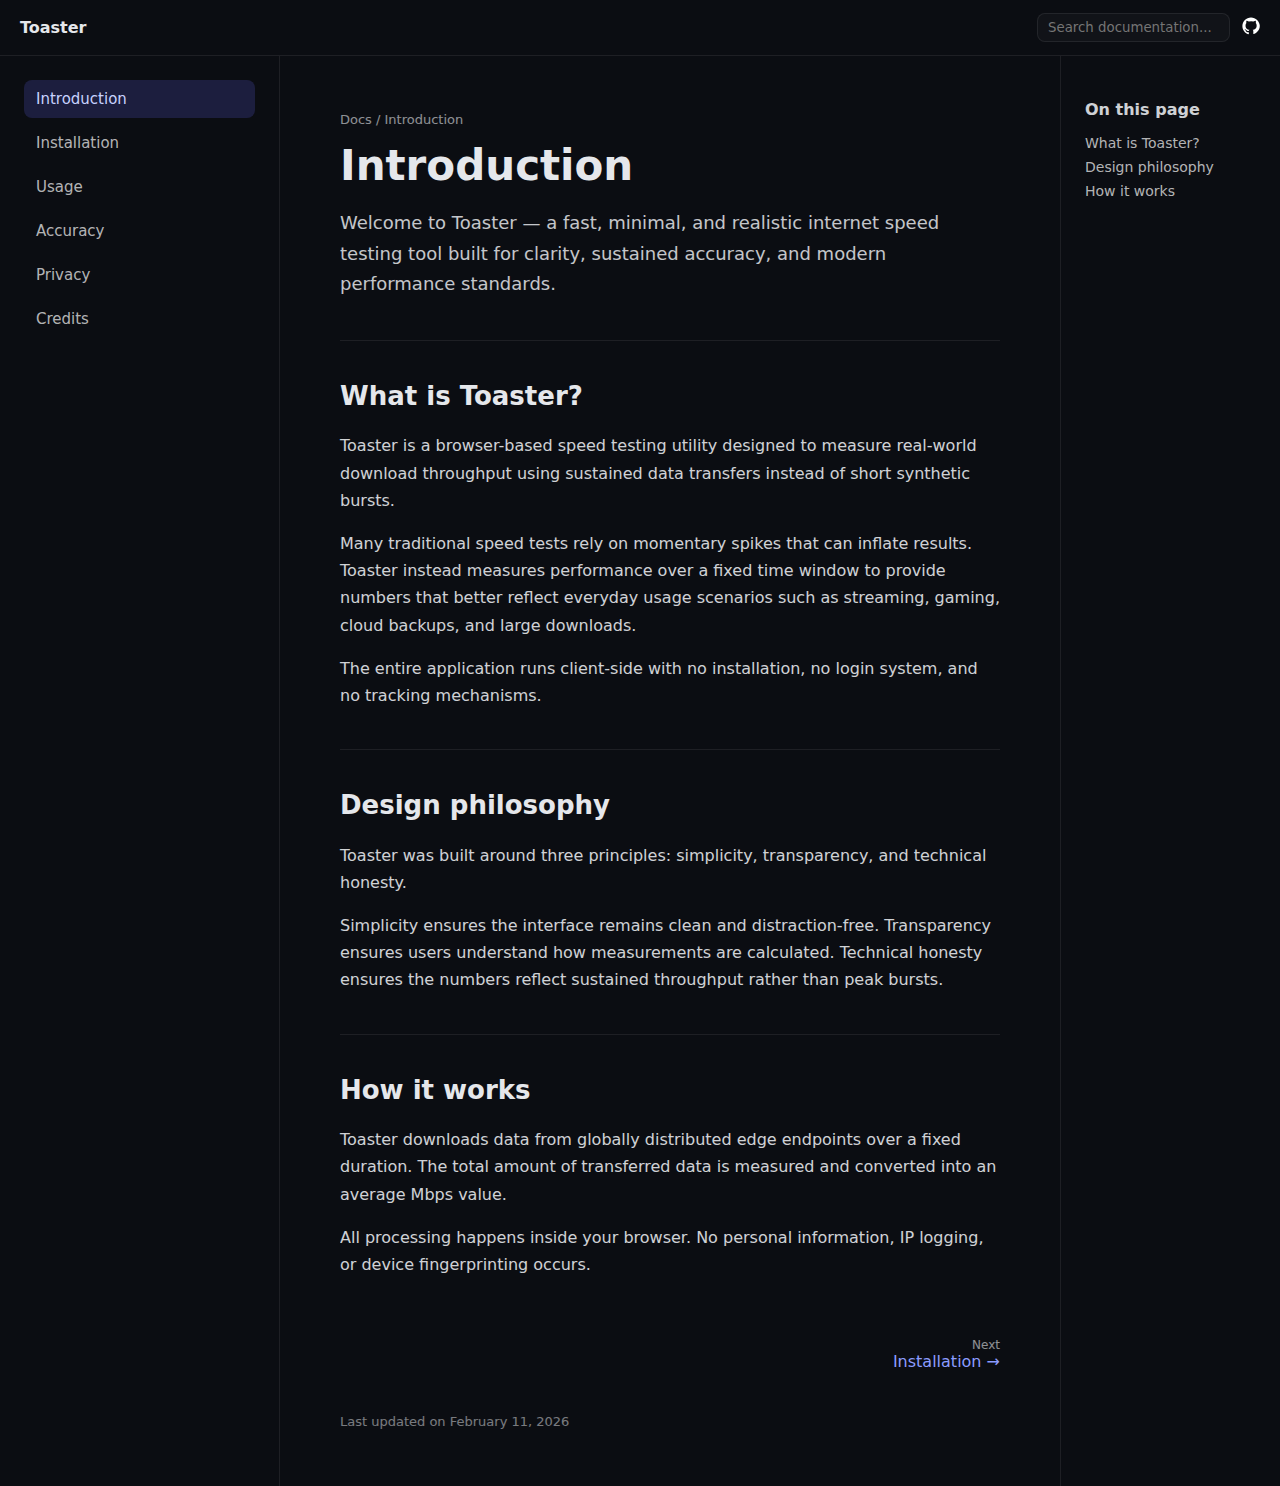
<file: docs/docs.html>
<!DOCTYPE html>
<html lang="en">
<head>
  <meta charset="UTF-8" />
  <title>Toaster Docs</title>
  <meta name="viewport" content="width=device-width, initial-scale=1.0" />
  <link rel="stylesheet" href="../src/docs.css" />
</head>
<body>

<header class="topbar">
  <div class="top-left">Toaster</div>

  <div class="top-right">
    <input class="search" placeholder="Search documentation..." />
    <a href="https://github.com/kebabmario/toaster" target="_blank" class="icon-btn" aria-label="GitHub">
  <svg width="18" height="18" viewBox="0 0 24 24" fill="currentColor">
    <path d="M12 .5C5.73.5.5 5.74.5 12.02c0 5.1 3.29 9.43 7.86 10.96.58.1.79-.25.79-.56v-2.17c-3.2.7-3.88-1.55-3.88-1.55-.53-1.36-1.29-1.72-1.29-1.72-1.05-.72.08-.7.08-.7 1.16.08 1.77 1.2 1.77 1.2 1.03 1.77 2.71 1.26 3.37.96.1-.75.4-1.26.73-1.55-2.55-.3-5.23-1.28-5.23-5.7 0-1.26.45-2.3 1.2-3.1-.12-.3-.52-1.52.11-3.17 0 0 .98-.32 3.2 1.18a11.1 11.1 0 0 1 5.83 0c2.22-1.5 3.2-1.18 3.2-1.18.63 1.65.23 2.87.11 3.17.75.8 1.2 1.84 1.2 3.1 0 4.43-2.69 5.4-5.25 5.69.41.36.78 1.06.78 2.15v3.19c0 .31.21.67.8.56 4.56-1.53 7.85-5.86 7.85-10.96C23.5 5.74 18.27.5 12 .5z"/>
  </svg>
</a>

  </div>
</header>

<div class="layout">

<aside class="sidebar">
  <a class="nav active" data-page="introduction">Introduction</a>
  <a class="nav" data-page="installation">Installation</a>
  <a class="nav" data-page="usage">Usage</a>
  <a class="nav" data-page="accuracy">Accuracy</a>
  <a class="nav" data-page="privacy">Privacy</a>
  <a class="nav" data-page="credits">Credits</a>
</aside>

  <main class="content">
    <div class="doc">

    </div>
  </main>

  <aside class="toc">
    <p class="toc-title">On this page</p>
    <a>What is Toaster?</a>
    <a>How it works</a>
  </aside>

</div>

<script src="../src/docs.js"></script>
</body>
</html>
</file>
<file: src/docs.css>
* {
  box-sizing: border-box;
  font-family: Inter, system-ui, sans-serif;
}

body {
  margin: 0;
  background: #0b0d12;
  color: #e5e7eb;
}

.topbar {
  position: fixed;
  top: 0;
  left: 0;
  right: 0;
  height: 56px;
  background: #0b0d12;
  border-bottom: 1px solid rgba(255,255,255,0.08);
  display: flex;
  align-items: center;
  justify-content: space-between;
  padding: 0 20px;
  z-index: 100;
}

.top-left {
  font-weight: 600;
  font-size: 16px;
}

.top-right {
  display: flex;
  gap: 12px;
  align-items: center;
}

.search {
  background: #111318;
  border: 1px solid rgba(255,255,255,0.08);
  color: white;
  padding: 6px 10px;
  border-radius: 8px;
}

.icon-btn {
  text-decoration: none;
  color: white;
  font-size: 14px;
}

.layout {
  display: grid;
  grid-template-columns: 280px 1fr 220px;
  padding-top: 56px;
  min-height: 100vh;
}

.sidebar {
  border-right: 1px solid rgba(255,255,255,0.08);
  padding: 24px;
}

.nav {
  display: block;
  padding: 10px 12px;
  margin-bottom: 6px;
  border-radius: 8px;
  font-size: 15px;
  cursor: pointer;
  color: rgba(255,255,255,0.7);
  transition: background 0.2s, color 0.2s;
}

.nav:hover {
  background: rgba(255,255,255,0.06);
  color: white;
}

.nav.active {
  background: rgba(99,102,241,0.2);
  color: #c7d2fe;
}

.content {
  padding: 40px 60px;
}

.doc {
  max-width: 820px;
}

.breadcrumb {
  font-size: 13px;
  opacity: 0.6;
  margin-bottom: 10px;
}

h1 {
  font-size: 42px;
  margin: 0 0 12px;
}

.lead {
  font-size: 18px;
  opacity: 0.85;
}

h2 {
  margin-top: 40px;
  font-size: 26px;
}

p {
  font-size: 16px;
  line-height: 1.7;
  opacity: 0.9;
}

hr {
  border: none;
  border-top: 1px solid rgba(255,255,255,0.08);
  margin: 40px 0;
}

.next {
  margin-top: 60px;
  text-align: right;
}

.next span {
  display: block;
  font-size: 12px;
  opacity: 0.6;
}

.next a {
  font-size: 16px;
  text-decoration: none;
  color: #8b9cff;
}

.updated {
  margin-top: 40px;
  font-size: 13px;
  opacity: 0.5;
}

.toc {
  border-left: 1px solid rgba(255,255,255,0.08);
  padding: 24px;
  font-size: 14px;
}

.toc-title {
  font-weight: 600;
  margin-bottom: 12px;
}

.toc a {
  display: block;
  margin-bottom: 8px;
  color: rgba(255,255,255,0.7);
}
</file>
